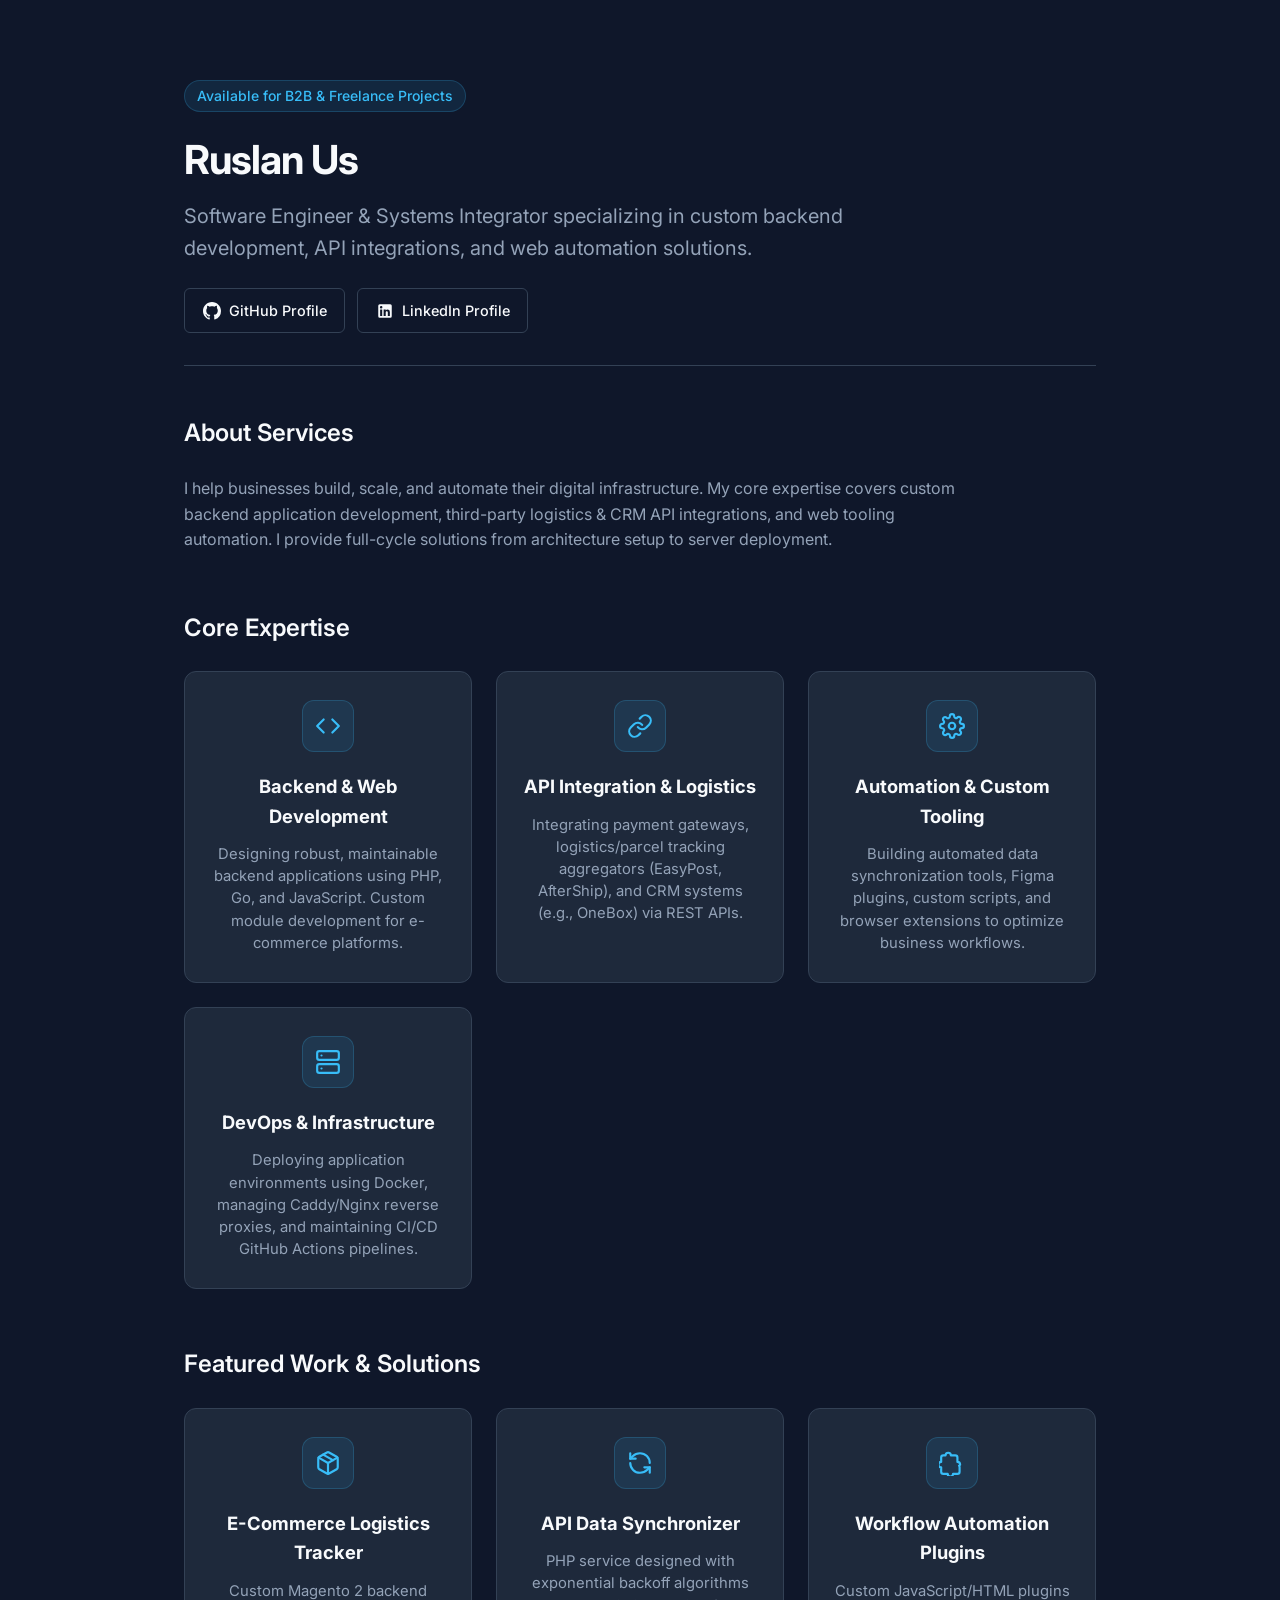
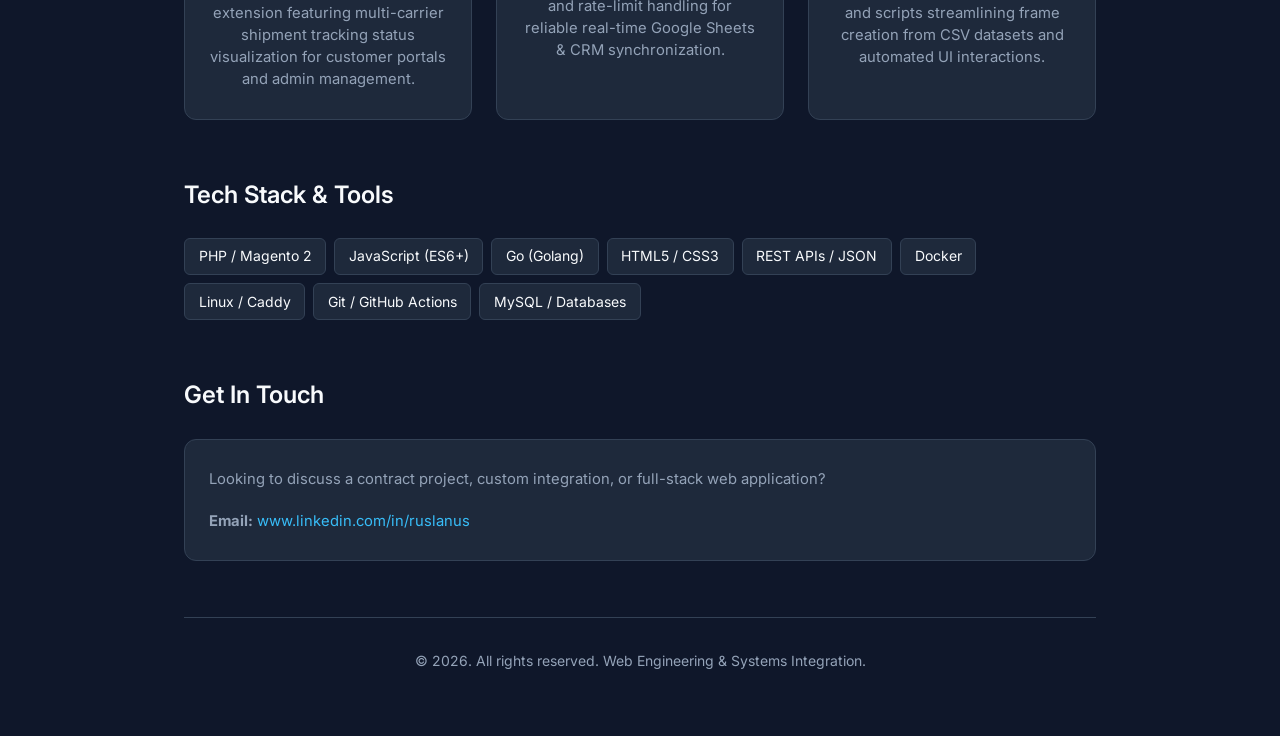
<file: index.html>
<!DOCTYPE html>
<html lang="en">
<head>
    <meta charset="UTF-8">
    <meta name="viewport" content="width=device-width, initial-scale=1.0">
    <title>Software Engineer & Systems Integrator</title>
    <meta name="description" content="Professional Web Development, Custom Backend Systems, and API Integrations.">
    
    <!-- Google Fonts -->
    <link rel="preconnect" href="https://fonts.googleapis.com">
    <link rel="preconnect" href="https://fonts.gstatic.com" crossorigin>
    <link href="https://fonts.googleapis.com/css2?family=Inter:wght@300;400;500;600;700&display=swap" rel="stylesheet">

    <style>
        :root {
            --bg-color: #0f172a;
            --card-bg: #1e293b;
            --text-primary: #f8fafc;
            --text-secondary: #94a3b8;
            --accent-color: #38bdf8;
            --accent-hover: #0284c7;
            --border-color: #334155;
            --font-main: 'Inter', system-ui, -apple-system, sans-serif;
        }

        * {
            box-sizing: border-box;
            margin: 0;
            padding: 0;
        }

        body {
            background-color: var(--bg-color);
            color: var(--text-primary);
            font-family: var(--font-main);
            line-height: 1.6;
            padding: 0;
            margin: 0;
        }

        .container {
            max-width: 960px;
            margin: 0 auto;
            padding: 2rem 1.5rem;
        }

        /* Header / Hero */
        header {
            padding: 3rem 0 2rem;
            border-bottom: 1px solid var(--border-color);
            margin-bottom: 3rem;
        }

        .badge {
            display: inline-block;
            padding: 0.25rem 0.75rem;
            background-color: rgba(56, 189, 248, 0.1);
            color: var(--accent-color);
            border-radius: 9999px;
            font-size: 0.875rem;
            font-weight: 500;
            margin-bottom: 1rem;
            border: 1px solid rgba(56, 189, 248, 0.2);
        }

        h1 {
            font-size: 2.5rem;
            font-weight: 700;
            letter-spacing: -0.025em;
            margin-bottom: 0.5rem;
        }

        .subtitle {
            font-size: 1.25rem;
            color: var(--text-secondary);
            max-width: 680px;
            margin-bottom: 1.5rem;
        }

        /* Contact buttons with icons */
        .contact-links {
            display: flex;
            gap: 0.75rem;
            flex-wrap: wrap;
        }

        .btn {
            display: inline-flex;
            align-items: center;
            gap: 0.5rem;
            padding: 0.6rem 1.1rem;
            border-radius: 6px;
            font-weight: 500;
            text-decoration: none;
            transition: all 0.2s ease;
            font-size: 0.9rem;
        }

        .btn svg {
            width: 18px;
            height: 18px;
            flex-shrink: 0;
        }

        .btn-primary {
            background-color: var(--accent-color);
            color: #0f172a;
        }

        .btn-primary:hover {
            background-color: var(--accent-hover);
            color: #ffffff;
        }

        .btn-outline {
            background-color: transparent;
            color: var(--text-primary);
            border: 1px solid var(--border-color);
        }

        .btn-outline:hover {
            background-color: var(--card-bg);
            border-color: var(--accent-color);
            color: var(--accent-color);
        }

        /* Sections */
        section {
            margin-bottom: 3.5rem;
        }

        h2 {
            font-size: 1.5rem;
            font-weight: 600;
            margin-bottom: 1.5rem;
            color: var(--text-primary);
        }

        /* Grid layouts */
        .grid {
            display: grid;
            grid-template-columns: repeat(auto-fit, minmax(260px, 1fr));
            gap: 1.5rem;
        }

        .card {
            background-color: var(--card-bg);
            border: 1px solid var(--border-color);
            border-radius: 12px;
            padding: 1.75rem 1.5rem;
            text-align: center;
            transition: transform 0.2s ease, border-color 0.2s ease;
            display: flex;
            flex-direction: column;
            align-items: center;
        }

        .card:hover {
            transform: translateY(-3px);
            border-color: rgba(56, 189, 248, 0.4);
        }

        /* Centered Icon Box in Cards */
        .card-icon {
            width: 52px;
            height: 52px;
            background-color: rgba(56, 189, 248, 0.1);
            border: 1px solid rgba(56, 189, 248, 0.2);
            border-radius: 12px;
            display: flex;
            align-items: center;
            justify-content: center;
            margin-bottom: 1.25rem;
            color: var(--accent-color);
        }

        .card-icon svg {
            width: 26px;
            height: 26px;
            stroke-width: 2;
        }

        .card h3 {
            font-size: 1.15rem;
            margin-bottom: 0.75rem;
            color: var(--text-primary);
        }

        .card p {
            color: var(--text-secondary);
            font-size: 0.925rem;
            line-height: 1.5;
        }

        /* Skills Tags */
        .skills-wrapper {
            display: flex;
            flex-wrap: wrap;
            gap: 0.5rem;
        }

        .tag {
            background-color: var(--card-bg);
            border: 1px solid var(--border-color);
            color: var(--text-primary);
            padding: 0.4rem 0.85rem;
            border-radius: 6px;
            font-size: 0.875rem;
        }

        /* Contact Section Card */
        .contact-card {
            text-align: left;
            align-items: flex-start;
        }

        /* Footer */
        footer {
            border-top: 1px solid var(--border-color);
            padding-top: 2rem;
            padding-bottom: 2rem;
            text-align: center;
            color: var(--text-secondary);
            font-size: 0.875rem;
        }

        @media (max-width: 640px) {
            h1 { font-size: 2rem; }
            .subtitle { font-size: 1rem; }
            .container { padding: 1rem; }
            .contact-links { flex-direction: column; }
            .btn { width: 100%; justify-content: center; }
        }
    </style>
</head>
<body>

    <div class="container">
        <!-- Hero / Personal Profile -->
        <header>
            <span class="badge">Available for B2B & Freelance Projects</span>
            <h1>Ruslan Us</h1>
            <p class="subtitle">Software Engineer & Systems Integrator specializing in custom backend development, API integrations, and web automation solutions.</p>
            
            <div class="contact-links">
                <!-- Email Button
                <a href="mailto:" class="btn btn-primary">
                    <svg viewBox="0 0 24 24" fill="none" stroke="currentColor" stroke-linecap="round" stroke-linejoin="round"><rect width="20" height="16" x="2" y="4" rx="2"/><path d="m22 7-8.97 5.7a1.94 1.94 0 0 1-2.06 0L2 7"/></svg>
                    Contact via Email
                </a>
                 -->
                <!-- GitHub Button -->
                <a href="https://github.com/yaruslanus" target="_blank" rel="noopener" class="btn btn-outline">
                    <svg viewBox="0 0 24 24" fill="currentColor"><path d="M12 0C5.37 0 0 5.37 0 12c0 5.31 3.435 9.795 8.205 11.385.6.105.825-.255.825-.57 0-.285-.015-1.23-.015-2.235-3.015.555-3.795-.735-4.035-1.41-.135-.345-.72-1.41-1.23-1.695-.42-.225-1.02-.78-.015-.795.945-.015 1.62.87 1.845 1.23 1.08 1.815 2.805 1.305 3.495.99.105-.78.42-1.305.765-1.605-2.67-.3-5.46-1.335-5.46-5.925 0-1.305.465-2.385 1.23-3.225-.12-.3-.54-1.53.12-3.18 0 0 1.005-.315 3.3 1.23.96-.27 1.98-.405 3-.405s2.04.135 3 .405c2.295-1.56 3.3-1.23 3.3-1.23.66 1.65.24 2.88.12 3.18.765.84 1.23 1.905 1.23 3.225 0 4.605-2.805 5.625-5.475 5.925.435.375.81 1.095.81 2.22 0 1.605-.015 2.895-.015 3.3 0 .315.225.69.825.57A12.02 12.02 0 0 0 24 12c0-6.63-5.37-12-12-12z"/></svg>
                    GitHub Profile
                </a>

                <!-- LinkedIn Personal Profile -->
                <a href="www.linkedin.com/in/ruslanus" target="_blank" rel="noopener" class="btn btn-outline">
                    <svg viewBox="0 0 24 24" fill="currentColor"><path d="M19 3a2 2 0 0 1 2 2v14a2 2 0 0 1-2 2H5a2 2 0 0 1-2-2V5a2 2 0 0 1 2-2h14m-.5 15.5v-5.3a3.26 3.26 0 0 0-3.26-3.26c-.85 0-1.84.52-2.28 1.3v-1.11h-2.79v8.37h2.79v-4.93c0-.77.62-1.4 1.39-1.4a1.4 1.4 0 0 1 1.4 1.4v4.93h2.75M6.88 8.56a1.68 1.68 0 0 0 1.68-1.68c0-.93-.75-1.69-1.68-1.69a1.69 1.69 0 0 0-1.69 1.69c0 .93.76 1.68 1.69 1.68m1.39 9.94v-8.37H5.5v8.37h2.77z"/></svg>
                    LinkedIn Profile
                </a>

                <!-- LinkedIn Company Page -->
            </div>
        </header>

        <!-- About / Professional Overview -->
        <section>
            <h2>About Services</h2>
            <p style="color: var(--text-secondary); max-width: 800px; font-size: 1rem;">
                I help businesses build, scale, and automate their digital infrastructure. My core expertise covers custom backend application development, third-party logistics & CRM API integrations, and web tooling automation. I provide full-cycle solutions from architecture setup to server deployment.
            </p>
        </section>

        <!-- Services Offered -->
        <section>
            <h2>Core Expertise</h2>
            <div class="grid">
                <!-- Card 1: Backend -->
                <div class="card">
                    <div class="card-icon">
                        <svg viewBox="0 0 24 24" fill="none" stroke="currentColor" stroke-linecap="round" stroke-linejoin="round"><polyline points="16 18 22 12 16 6"/><polyline points="8 6 2 12 8 18"/></svg>
                    </div>
                    <h3>Backend & Web Development</h3>
                    <p>Designing robust, maintainable backend applications using PHP, Go, and JavaScript. Custom module development for e-commerce platforms.</p>
                </div>

                <!-- Card 2: API & Logistics -->
                <div class="card">
                    <div class="card-icon">
                        <svg viewBox="0 0 24 24" fill="none" stroke="currentColor" stroke-linecap="round" stroke-linejoin="round"><path d="M10 13a5 5 0 0 0 7.54.54l3-3a5 5 0 0 0-7.07-7.07l-1.72 1.71"/><path d="M14 11a5 5 0 0 0-7.54-.54l-3 3a5 5 0 0 0 7.07 7.07l1.71-1.71"/></svg>
                    </div>
                    <h3>API Integration & Logistics</h3>
                    <p>Integrating payment gateways, logistics/parcel tracking aggregators (EasyPost, AfterShip), and CRM systems (e.g., OneBox) via REST APIs.</p>
                </div>

                <!-- Card 3: Automation -->
                <div class="card">
                    <div class="card-icon">
                        <svg viewBox="0 0 24 24" fill="none" stroke="currentColor" stroke-linecap="round" stroke-linejoin="round"><path d="M12 15a3 3 0 1 0 0-6 3 3 0 0 0 0 6Z"/><path d="M19.4 15a1.65 1.65 0 0 0 .33 1.82l.06.06a2 2 0 0 1 0 2.83 2 2 0 0 1-2.83 0l-.06-.06a1.65 1.65 0 0 0-1.82-.33 1.65 1.65 0 0 0-1 1.51V21a2 2 0 0 1-2 2 2 2 0 0 1-2-2v-.09A1.65 1.65 0 0 0 9 19.4a1.65 1.65 0 0 0-1.82.33l-.06.06a2 2 0 0 1-2.83 0 2 2 0 0 1 0-2.83l.06-.06a1.65 1.65 0 0 0 .33-1.82 1.65 1.65 0 0 0-1.51-1H3a2 2 0 0 1-2-2 2 2 0 0 1 2-2h.09A1.65 1.65 0 0 0 4.6 9a1.65 1.65 0 0 0-.33-1.82l-.06-.06a2 2 0 0 1 0-2.83 2 2 0 0 1 2.83 0l.06.06a1.65 1.65 0 0 0 1.82.33H9a1.65 1.65 0 0 0 1-1.51V3a2 2 0 0 1 2-2 2 2 0 0 1 2 2v.09a1.65 1.65 0 0 0 1 1.51 1.65 1.65 0 0 0 1.82-.33l.06-.06a2 2 0 0 1 2.83 0 2 2 0 0 1 0 2.83l-.06.06a1.65 1.65 0 0 0-.33 1.82V9a1.65 1.65 0 0 0 1.51 1H21a2 2 0 0 1 2 2 2 2 0 0 1-2 2h-.09a1.65 1.65 0 0 0-1.51 1Z"/></svg>
                    </div>
                    <h3>Automation & Custom Tooling</h3>
                    <p>Building automated data synchronization tools, Figma plugins, custom scripts, and browser extensions to optimize business workflows.</p>
                </div>

                <!-- Card 4: DevOps -->
                <div class="card">
                    <div class="card-icon">
                        <svg viewBox="0 0 24 24" fill="none" stroke="currentColor" stroke-linecap="round" stroke-linejoin="round"><rect width="20" height="8" x="2" y="2" rx="2" ry="2"/><rect width="20" height="8" x="2" y="14" rx="2" ry="2"/><line x1="6" x2="6.01" y1="6" y2="6"/><line x1="6" x2="6.01" y1="18" y2="18"/></svg>
                    </div>
                    <h3>DevOps & Infrastructure</h3>
                    <p>Deploying application environments using Docker, managing Caddy/Nginx reverse proxies, and maintaining CI/CD GitHub Actions pipelines.</p>
                </div>
            </div>
        </section>

        <!-- Featured Projects / Portfolio -->
        <section>
            <h2>Featured Work & Solutions</h2>
            <div class="grid">
                <!-- Project 1 -->
                <div class="card">
                    <div class="card-icon">
                        <svg viewBox="0 0 24 24" fill="none" stroke="currentColor" stroke-linecap="round" stroke-linejoin="round"><path d="M16.5 9.4 7.55 4.24"/><path d="M21 16V8a2 2 0 0 0-1-1.73l-7-4a2 2 0 0 0-2 0l-7 4A2 2 0 0 0 3 8v8a2 2 0 0 0 1 1.73l7 4a2 2 0 0 0 2 0l7-4A2 2 0 0 0 21 16z"/><polyline points="3.29 7 12 12 20.71 7"/><line x1="12" x2="12" y1="22" y2="12"/></svg>
                    </div>
                    <h3>E-Commerce Logistics Tracker</h3>
                    <p>Custom Magento 2 backend extension featuring multi-carrier shipment tracking status visualization for customer portals and admin management.</p>
                </div>

                <!-- Project 2 -->
                <div class="card">
                    <div class="card-icon">
                        <svg viewBox="0 0 24 24" fill="none" stroke="currentColor" stroke-linecap="round" stroke-linejoin="round"><path d="M21 12a9 9 0 0 0-9-9 9.75 9.75 0 0 0-6.74 2.74L3 8"/><path d="M3 3v5h5"/><path d="M3 12a9 9 0 0 0 9 9 9.75 9.75 0 0 0 6.74-2.74L21 16"/><path d="M16 16h5v5"/></svg>
                    </div>
                    <h3>API Data Synchronizer</h3>
                    <p>PHP service designed with exponential backoff algorithms and rate-limit handling for reliable real-time Google Sheets & CRM synchronization.</p>
                </div>

                <!-- Project 3 -->
                <div class="card">
                    <div class="card-icon">
                        <svg viewBox="0 0 24 24" fill="none" stroke="currentColor" stroke-linecap="round" stroke-linejoin="round"><path d="M19.5 13.5A2.5 2.5 0 0 0 17 11V7a2 2 0 0 0-2-2h-4a2.5 2.5 0 0 0-5 0H4a2 2 0 0 0-2 2v4a2.5 2.5 0 0 0 0 5v4a2 2 0 0 0 2 2h4a2.5 2.5 0 0 0 5 0h4a2 2 0 0 0 2-2v-4a2.5 2.5 0 0 0-.5-1.5z"/></svg>
                    </div>
                    <h3>Workflow Automation Plugins</h3>
                    <p>Custom JavaScript/HTML plugins and scripts streamlining frame creation from CSV datasets and automated UI interactions.</p>
                </div>
            </div>
        </section>

        <!-- Tech Stack -->
        <section>
            <h2>Tech Stack & Tools</h2>
            <div class="skills-wrapper">
                <span class="tag">PHP / Magento 2</span>
                <span class="tag">JavaScript (ES6+)</span>
                <span class="tag">Go (Golang)</span>
                <span class="tag">HTML5 / CSS3</span>
                <span class="tag">REST APIs / JSON</span>
                <span class="tag">Docker</span>
                <span class="tag">Linux / Caddy</span>
                <span class="tag">Git / GitHub Actions</span>
                <span class="tag">MySQL / Databases</span>
            </div>
        </section>

        <!-- Contact Section -->
        <section>
            <h2>Get In Touch</h2>
            <div class="card contact-card">
                <p style="margin-bottom: 1.25rem; color: var(--text-secondary);">Looking to discuss a contract project, custom integration, or full-stack web application?</p>
                <p><strong>Email:</strong> <a href="http://www.linkedin.com/in/ruslanus" style="color: var(--accent-color); text-decoration: none;">www.linkedin.com/in/ruslanus</a></p>
            </div>
        </section>

        <footer>
            <p>&copy; 2026. All rights reserved. Web Engineering & Systems Integration.</p>
        </footer>
    </div>

</body>
</html>
</file>
